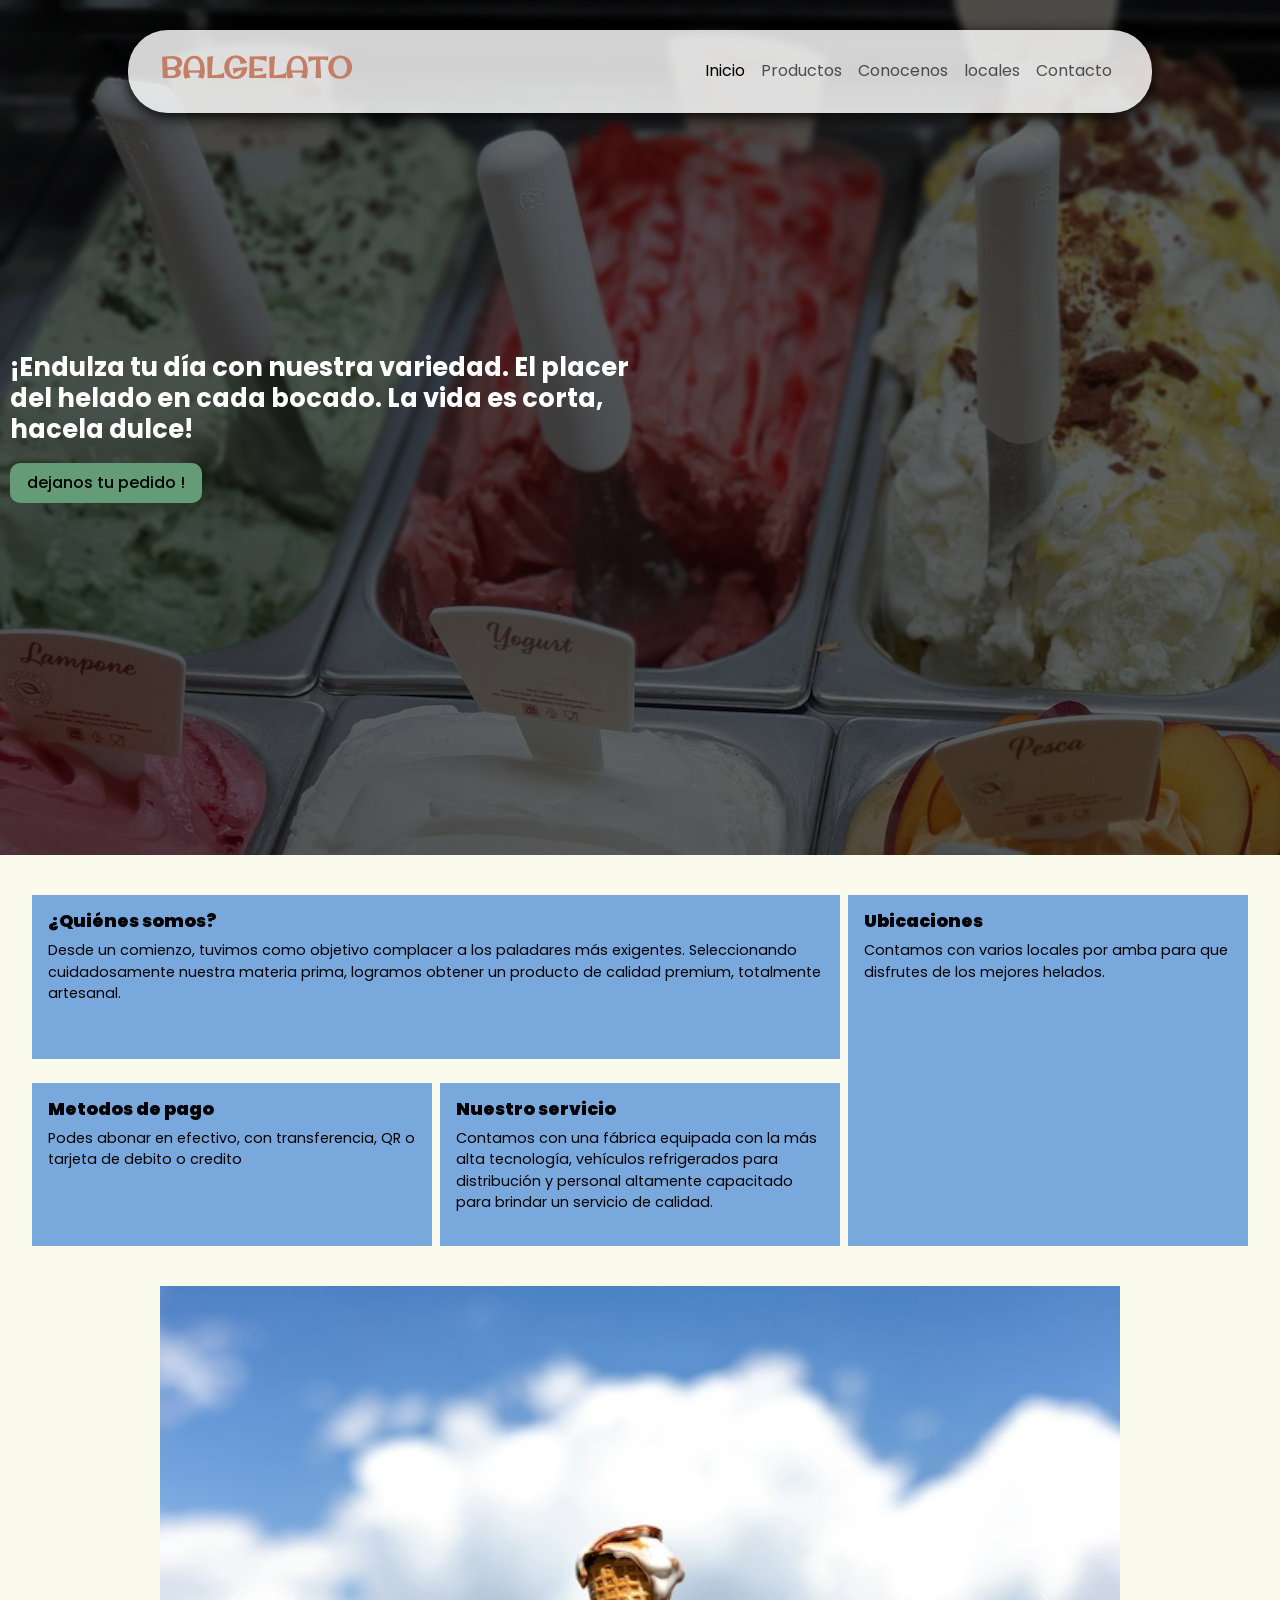
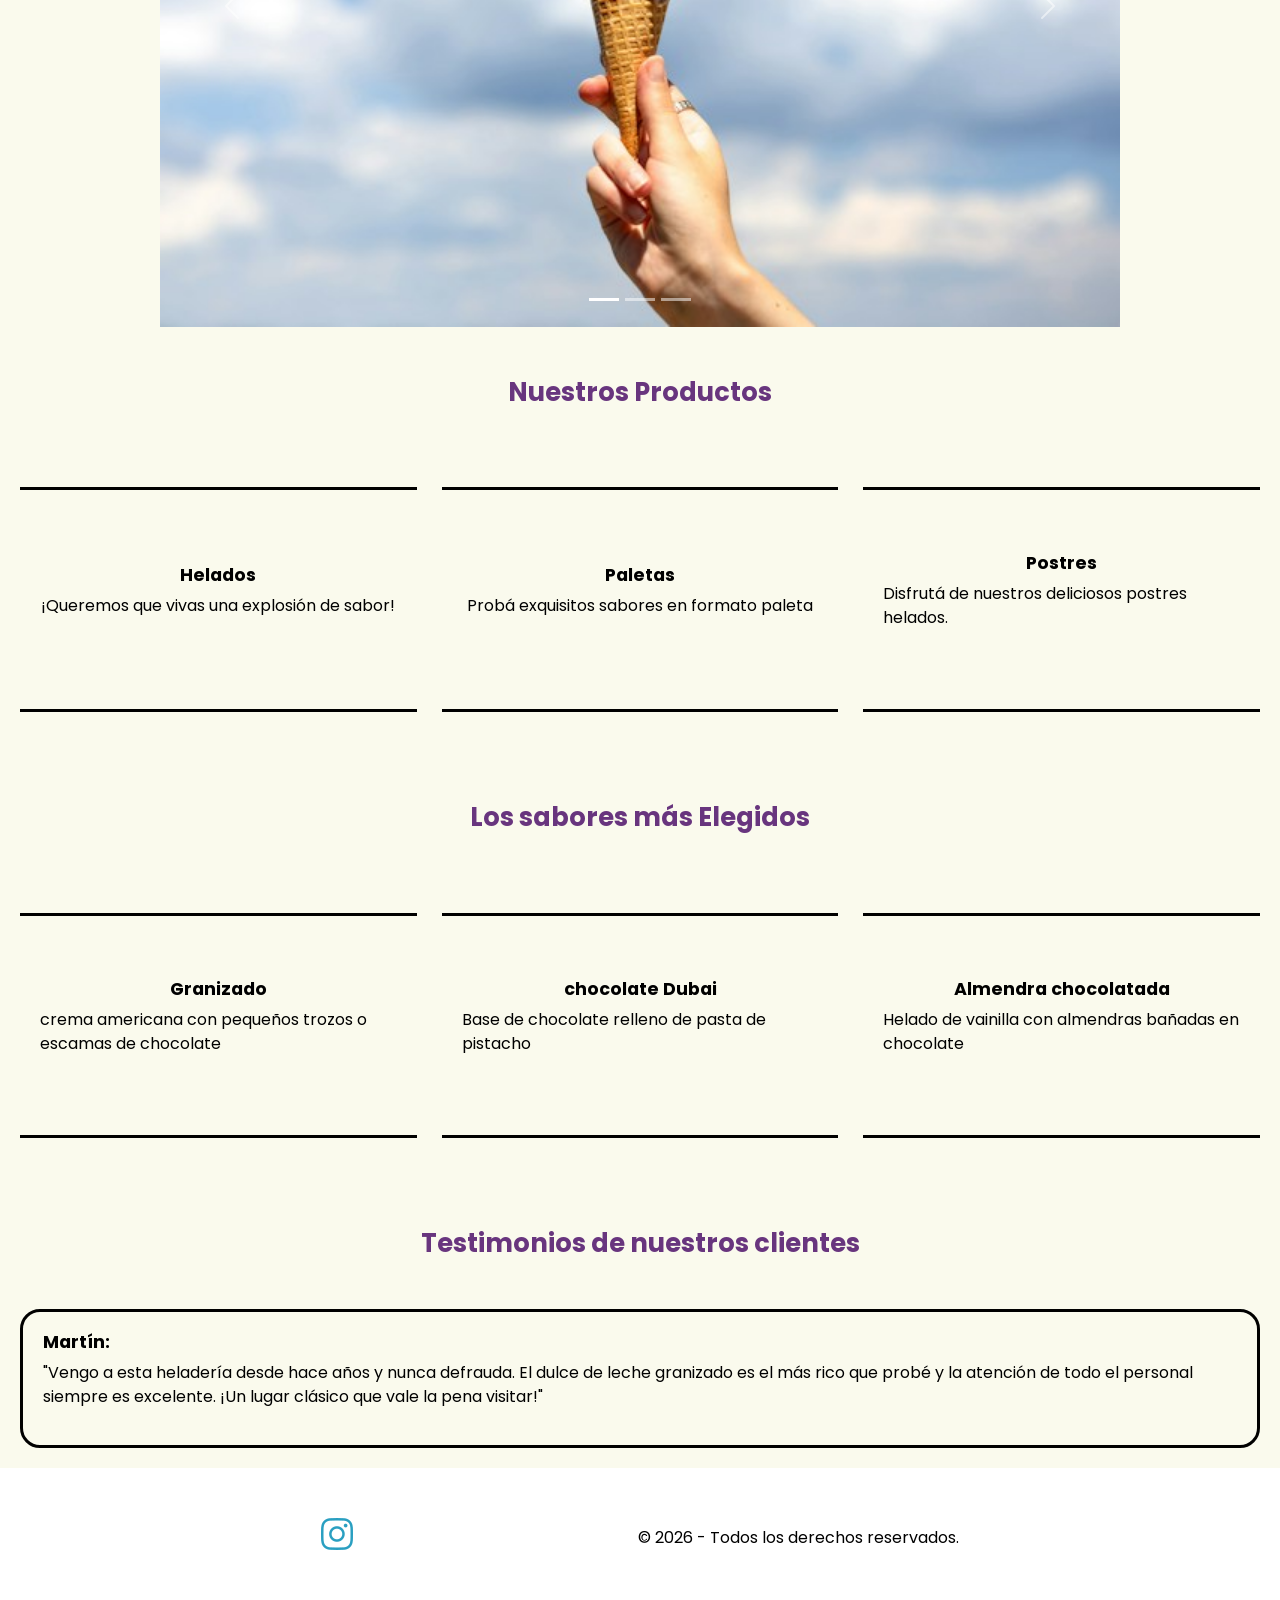
<file: index.html>
<!DOCTYPE html>
<html lang="es">
<head>
    <meta charset="UTF-8">
    <meta name="viewport" content="width=device-width, initial-scale=1.0">
    <title>BALGELATO | inicio</title>
    <link href="https://cdn.jsdelivr.net/npm/bootstrap@5.3.8/dist/css/bootstrap.min.css" rel="stylesheet" 
    integrity="sha384-sRIl4kxILFvY47J16cr9ZwB07vP4J8+LH7qKQnuqkuIAvNWLzeN8tE5YBujZqJLB" crossorigin="anonymous">
    <link rel="stylesheet" href="./styles/styles.css">
    <link href="https://fonts.googleapis.com/css2?family=Original+Surfer&display=swap" rel="stylesheet">
    <link rel="preconnect" href="https://fonts.googleapis.com">
    <link rel="preconnect" href="https://fonts.gstatic.com" crossorigin>
    <link href="https://fonts.googleapis.com/css2?family=Poppins:ital,wght@0,400;0,500;1,600&display=swap" rel="stylesheet">
</head>
<body>
    <header class="indexheader">
        <div class="oscurecerfondo">
    <nav class="navbar navbar-expand-lg fixed-top fondonav">
    <section class="container-fluid">
    <h1>BALGELATO</h1>
    <button class="navbar-toggler" type="button" data-bs-toggle="collapse" data-bs-target="#navbarNav"
    aria-controls="navbarNav" aria-expanded="false" aria-label="Toggle navigation">
    <span class="navbar-toggler-icon"></span>
    </button>
    <section class="collapse navbar-collapse" id="navbarNav">
    <ul class="navbar-nav ms-auto">
        <li class="nav-item">
            <a class="nav-link active" aria-current="page" href="#">Inicio</a>
        </li>
        <li class="nav-item">
            <a class="nav-link" href="./pages/productos.html">Productos</a>
        </li>
        <li class="nav-item">
            <a class="nav-link" href="./pages/conocenos.html">Conocenos</a>
        </li>
        <li class="nav-item">
            <a class="nav-link" href="./pages/locales.html">locales</a>
        </li>
        <li class="nav-item">
            <a class="nav-link" href="./pages/contacto.html">Contacto</a>
        </li> 
    </ul>
    </section>
    </section>
    </nav>
        </section>    
        <section class="indexheadercontenedorinf">
        <h2 class="indexheaderh2">¡Endulza tu día con nuestra variedad. El placer del helado en cada bocado. La vida es corta, hacela dulce!</h2>
        <a class="indexheaderpedido" href="">dejanos tu pedido !</a>
        </section>
        </div>
    </header>
    <main>
<section class="contenedorgrid">
    <article class="grid1erhijo">
        <h3>¿Quiénes somos?</h3>
        <p>Desde un comienzo, tuvimos como objetivo complacer a los paladares más exigentes. Seleccionando cuidadosamente nuestra materia prima, logramos obtener un producto de calidad premium, totalmente artesanal.</p>
    </article>
    <article class="grid2dohijo">
        <h3>Ubicaciones</h3>
        <p>Contamos con varios locales por amba para que disfrutes de los mejores helados.</p>
    </article>
    <article class="grid3erhijo">
        <h3>Metodos de pago</h3>
        <p>Podes abonar en efectivo, con transferencia, QR o tarjeta de debito o credito</p>
    </article>
    <article class="grid4tohijo">
        <h3>Nuestro servicio</h3>
        <p>Contamos con una fábrica equipada con la más alta tecnología, vehículos refrigerados para distribución y personal altamente capacitado para brindar un servicio de calidad.</p>
    </article>
</section>
                <section id="carouselindex" class="carousel slide w-75 mx-auto">
                <section class="carousel-indicators">
                    <button type="button" data-bs-target="#carouselindex" data-bs-slide-to="0" class="active" aria-current="true" aria-label="Slide 1"></button>
                    <button type="button" data-bs-target="#carouselindex" data-bs-slide-to="1" aria-label="Slide 2"></button>
                    <button type="button" data-bs-target="#carouselindex" data-bs-slide-to="2" aria-label="Slide 3"></button>
                </section>
                <section class="carousel-inner">
                    <article class="carousel-item active">
                    <img src="./assets/ccucuruchocielo.jpg" class="d-block w-100" alt="cucurucho helado con el cielo de fondo">
                    </article>
                    <article class="carousel-item">
                    <img src="./assets/cheladosart.jpg" class="d-block w-100" alt="helados multiples artesanales">
                    </article>
                    <article class="carousel-item">
                    <img src="./assets/cvasitosycucuruchos.jpg" class="d-block w-100" alt="vasitos y cucuruchos de masa pan">
                    </article>
                </section>
                    <button class="carousel-control-prev" type="button" data-bs-target="#carouselindex" data-bs-slide="prev">
                    <span class="carousel-control-prev-icon" aria-hidden="true"></span>
                    <span class="visually-hidden">Previous</span>
                    </button>
                    <button class="carousel-control-next" type="button" data-bs-target="#carouselindex" data-bs-slide="next">
                    <span class="carousel-control-next-icon" aria-hidden="true"></span>
                    <span class="visually-hidden">Next</span>
                    </button>
                </section>
        <section class="sectioncardindex">
                <h2 class="indexh2"> Nuestros Productos </h2>
                <div class="cardsection">
                <article class="cards">
                    <h3>Helados</h3>
                    <p>¡Queremos que vivas una explosión de sabor!</p>
                </article>
                <article class="cards">
                    <h3>Paletas</h3>
                    <p>Probá exquisitos sabores en formato paleta</p>
                </article>
                <article class="cards">
                    <h3>Postres</h3>
                    <p>Disfrutá de nuestros deliciosos postres helados.</p>
                </article>
                </div>
        </section>
        <section class="sectioncardindex">
            <h2 class="indexh2">Los sabores más Elegidos</h2>
            <div class="cardsection">
                <article class="cards">
                    <h3>Granizado</h3>
                    <p>crema americana con pequeños trozos o escamas de chocolate </p>
                </article>
                <article class="cards">
                    <h3>chocolate Dubai</h3>
                    <p>Base de chocolate relleno de pasta de pistacho</p>
                </article>
                <article class="cards">
                    <h3>Almendra chocolatada</h3>
                    <p>Helado de vainilla con almendras bañadas en chocolate</p>
                </article>
            </div>    
        </section>
        <section class="sectioncardindex">
            <h2 class="indexh2">Testimonios de nuestros clientes</h2>
                <article class="cardtestimonio">
                    <h3>Martín:</h3>
                    <p>"Vengo a esta heladería desde hace años y nunca defrauda. El dulce de leche granizado es el más rico que probé y la atención de todo el personal siempre es excelente. ¡Un lugar clásico que vale la pena visitar!"</p>
                </article>
        </section>
    </main>
    <footer>
        <a href="https://www.instagram.com/xeltaheladeria/" target="_blank">
        <figure><img src="./assets/instagram.png" alt="Logo con redireccionamiento al perfil de instagram"></figure>
        </a>
        <p>&copy; 2026 - Todos los derechos reservados.</p>
    </footer>
    <script src="https://cdn.jsdelivr.net/npm/bootstrap@5.3.8/dist/js/bootstrap.bundle.min.js"
    integrity="sha384-FKyoEForCGlyvwx9Hj09JcYn3nv7wiPVlz7YYwJrWVcXK/BmnVDxM+D2scQbITxI"
    crossorigin="anonymous">
    </script>
</body>
</html>
</file>
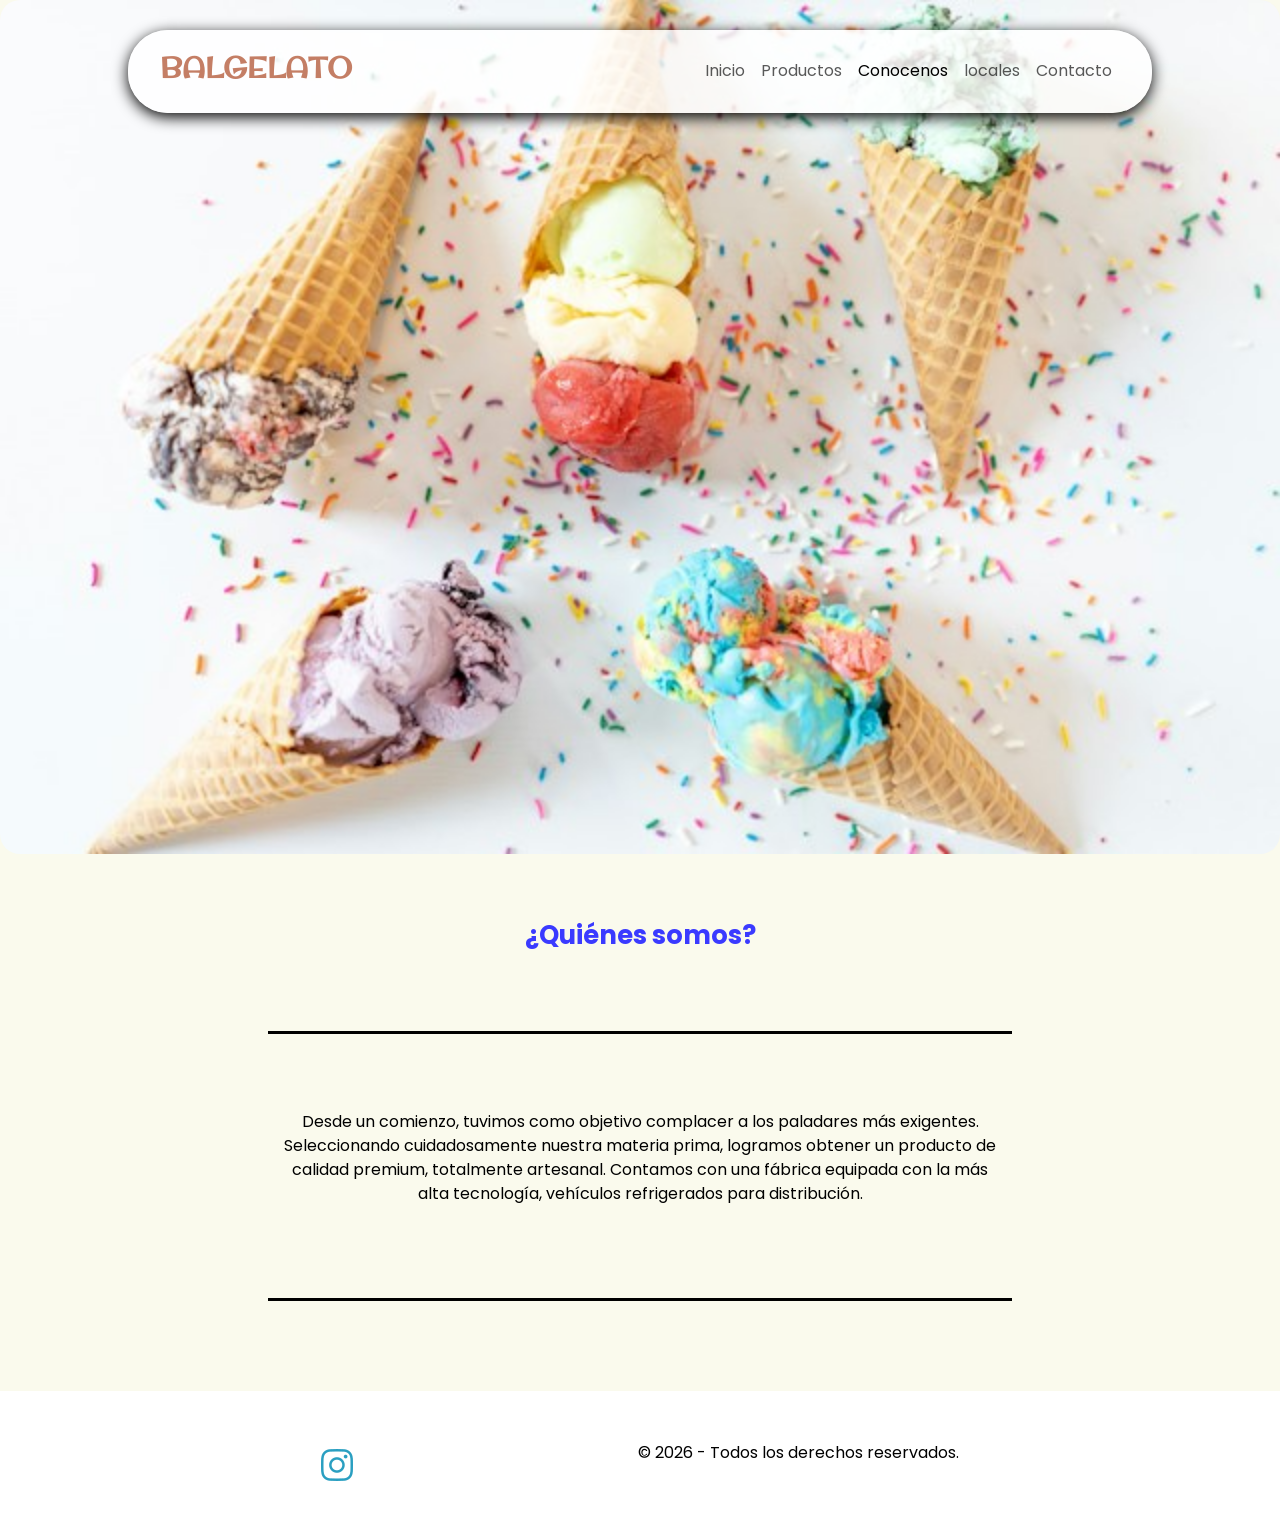
<file: pages/conocenos.html>
<!DOCTYPE html>
<html lang="es">
<head>
    <meta charset="UTF-8">
    <meta name="viewport" content="width=device-width, initial-scale=1.0">
    <title>BALGELATO | conocenos</title>
    <link href="https://cdn.jsdelivr.net/npm/bootstrap@5.3.8/dist/css/bootstrap.min.css" rel="stylesheet" 
    integrity="sha384-sRIl4kxILFvY47J16cr9ZwB07vP4J8+LH7qKQnuqkuIAvNWLzeN8tE5YBujZqJLB" crossorigin="anonymous">
    <link rel="stylesheet" href="../styles/styles.css">
    <link href="https://fonts.googleapis.com/css2?family=Original+Surfer&display=swap" rel="stylesheet">
    <link rel="preconnect" href="https://fonts.googleapis.com">
    <link rel="preconnect" href="https://fonts.gstatic.com" crossorigin>
    <link href="https://fonts.googleapis.com/css2?family=Poppins:ital,wght@0,400;0,500;1,600&display=swap" rel="stylesheet">
</head>
<body>
    <header>
<nav class="navbar navbar-expand-lg fixed-top fondonav">
    <section class="container-fluid">
    <h1>BALGELATO</h1>
    <button class="navbar-toggler" type="button" data-bs-toggle="collapse" data-bs-target="#navbarNav"
    aria-controls="navbarNav" aria-expanded="false" aria-label="Toggle navigation">
    <span class="navbar-toggler-icon"></span>
    </button>
    <section class="collapse navbar-collapse" id="navbarNav">
    <ul class="navbar-nav ms-auto">
        <li class="nav-item">
            <a class="nav-link" href="../index.html">Inicio</a>
        </li>
        <li class="nav-item">
            <a class="nav-link" href="./productos.html">Productos</a>
        </li>
        <li class="nav-item">
            <a class="nav-link active" aria-current="page" href="#">Conocenos</a>
        </li>
        <li class="nav-item">
            <a class="nav-link" href="./locales.html">locales</a>
        </li>
        <li class="nav-item">
            <a class="nav-link" href="./contacto.html">Contacto</a>
        </li> 
    </ul>
    </section>
    </section>
</nav>
    </header>
    <main>
        <div class="banner">
            <figure><img src="../assets/conoshelados.jpg" alt="cucurucho con helados en bocha"></figure>
        </div>
        <section class="sectioncardconocenos">
            <h2 class="conocenosh2">¿Quiénes somos?</h2>
            <div class="divcardconocenos">
            <article class="cardconocenos">
            <p>Desde un comienzo, tuvimos como objetivo complacer a los paladares más exigentes. Seleccionando cuidadosamente nuestra materia prima, logramos obtener un producto de calidad premium, totalmente artesanal.
Contamos con una fábrica equipada con la más alta tecnología, vehículos refrigerados para distribución.
            </p>
            </article>
            </div>
        </section>
    </main>
    <footer>
        <a href="https://www.instagram.com/xeltaheladeria/" target="_blank">
        <img src="../assets/instagram.png" alt="Logo con redireccionamiento al perfil de instagram">
        </a>
        <p>&copy; 2026 - Todos los derechos reservados.</p>
    </footer>
    <script src="https://cdn.jsdelivr.net/npm/bootstrap@5.3.8/dist/js/bootstrap.bundle.min.js"
    integrity="sha384-FKyoEForCGlyvwx9Hj09JcYn3nv7wiPVlz7YYwJrWVcXK/BmnVDxM+D2scQbITxI"
    crossorigin="anonymous"></script>   
    </body>
    </html>
</file>
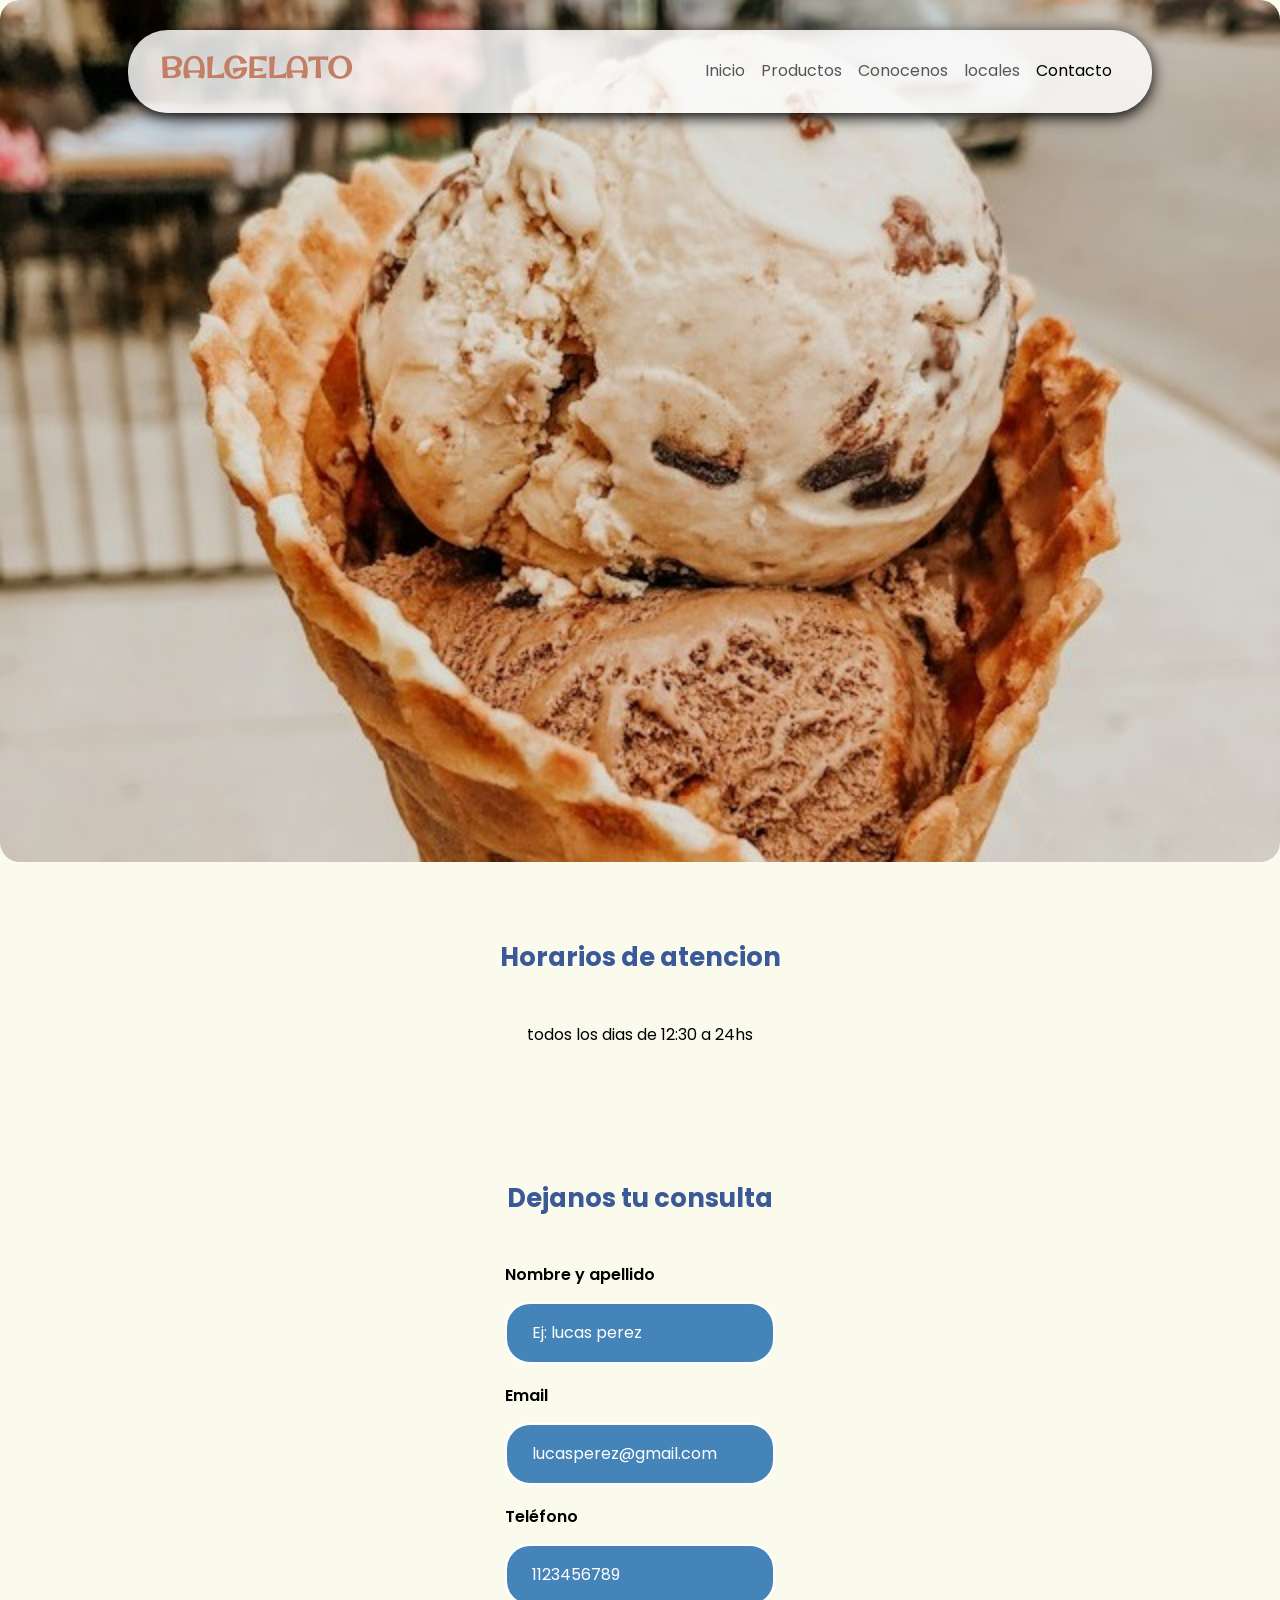
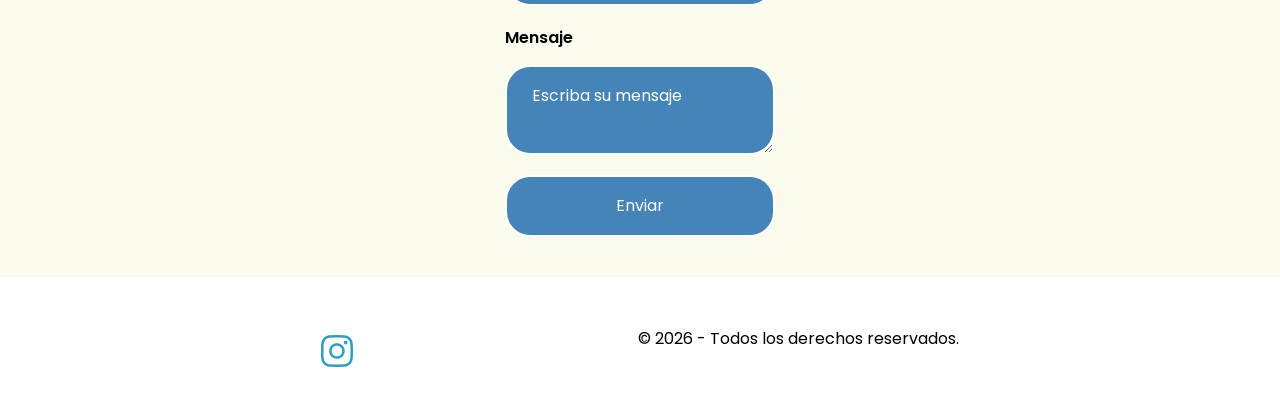
<file: pages/contacto.html>
<!DOCTYPE html>
<html lang="es">
<head>
    <meta charset="UTF-8">
    <meta name="viewport" content="width=device-width, initial-scale=1.0">
    <title>BALGELATO | contacto</title>
    <link href="https://cdn.jsdelivr.net/npm/bootstrap@5.3.8/dist/css/bootstrap.min.css" rel="stylesheet" 
    integrity="sha384-sRIl4kxILFvY47J16cr9ZwB07vP4J8+LH7qKQnuqkuIAvNWLzeN8tE5YBujZqJLB" crossorigin="anonymous">
    <link rel="stylesheet" href="../styles/styles.css">
    <link href="https://fonts.googleapis.com/css2?family=Original+Surfer&display=swap" rel="stylesheet">
    <link rel="preconnect" href="https://fonts.googleapis.com">
    <link rel="preconnect" href="https://fonts.gstatic.com" crossorigin>
    <link href="https://fonts.googleapis.com/css2?family=Poppins:ital,wght@0,400;0,500;1,600&display=swap" rel="stylesheet">
</head>
<body>
    <header>
    <nav class="navbar navbar-expand-lg fixed-top fondonav">
    <section class="container-fluid">
    <h1>BALGELATO</h1>
    <button class="navbar-toggler" type="button" data-bs-toggle="collapse" data-bs-target="#navbarNav"
    aria-controls="navbarNav" aria-expanded="false" aria-label="Toggle navigation">
    <span class="navbar-toggler-icon"></span>
    </button>
    <section class="collapse navbar-collapse" id="navbarNav">
    <ul class="navbar-nav ms-auto">
        <li class="nav-item">
            <a class="nav-link" href="../index.html">Inicio</a>
        </li>
        <li class="nav-item">
            <a class="nav-link" href="./productos.html">Productos</a>
        </li>
        <li class="nav-item">
            <a class="nav-link" href="./conocenos.html">Conocenos</a>
        </li>
        <li class="nav-item">
            <a class="nav-link" href="./locales.html">locales</a>
        </li>
        <li class="nav-item">
            <a class="nav-link active" aria-current="page" href="#">Contacto</a>
        </li> 
    </ul>
    </section>
    </section>
    </nav>
    </header>
    <main>
        <div class="banner"> 
            <figure><img src="../assets/heladocucu.jpg" alt="bocha de helado de chocolate y crema en cucurucho"></figure>
        </div>
        <section class="sectioncontacto">
            <h2 class="contactoh2">Horarios de atencion</h2>
            <p>todos los dias de 12:30 a 24hs</p>
        </section>
        <section class="sectioncontacto">
            <h2 class="contactoh2">Dejanos tu consulta</h2>
            <div>
            <form action="">
                <label for="nombreapellido">Nombre y apellido</label>
                <input type="text" id="nombreapellido" placeholder="Ej: lucas perez" required>
                <label for="mail">Email</label>
                <input type="email" name="" id="mail" placeholder="lucasperez@gmail.com" required>
                <label for="teléfono">Teléfono</label>
                <input type="number" name="" id="teléfono" placeholder="1123456789">
                <label for="mensaje">Mensaje</label>
                <textarea name="" id="mensaje" placeholder="Escriba su mensaje" required></textarea>
                <input type="submit" value="Enviar">
            </div>    
            </form>
        </section>
    </main>
    <footer>
        <a href="https://www.instagram.com/xeltaheladeria/" target="_blank">
        <img src="../assets/instagram.png" alt="Logo con redireccionamiento al perfil de instagram">
        </a>
        <p>&copy; 2026 - Todos los derechos reservados.</p>
    </footer>
    <script src="https://cdn.jsdelivr.net/npm/bootstrap@5.3.8/dist/js/bootstrap.bundle.min.js"
    integrity="sha384-FKyoEForCGlyvwx9Hj09JcYn3nv7wiPVlz7YYwJrWVcXK/BmnVDxM+D2scQbITxI"
    crossorigin="anonymous"></script>   
    </body>
    </html>
</file>
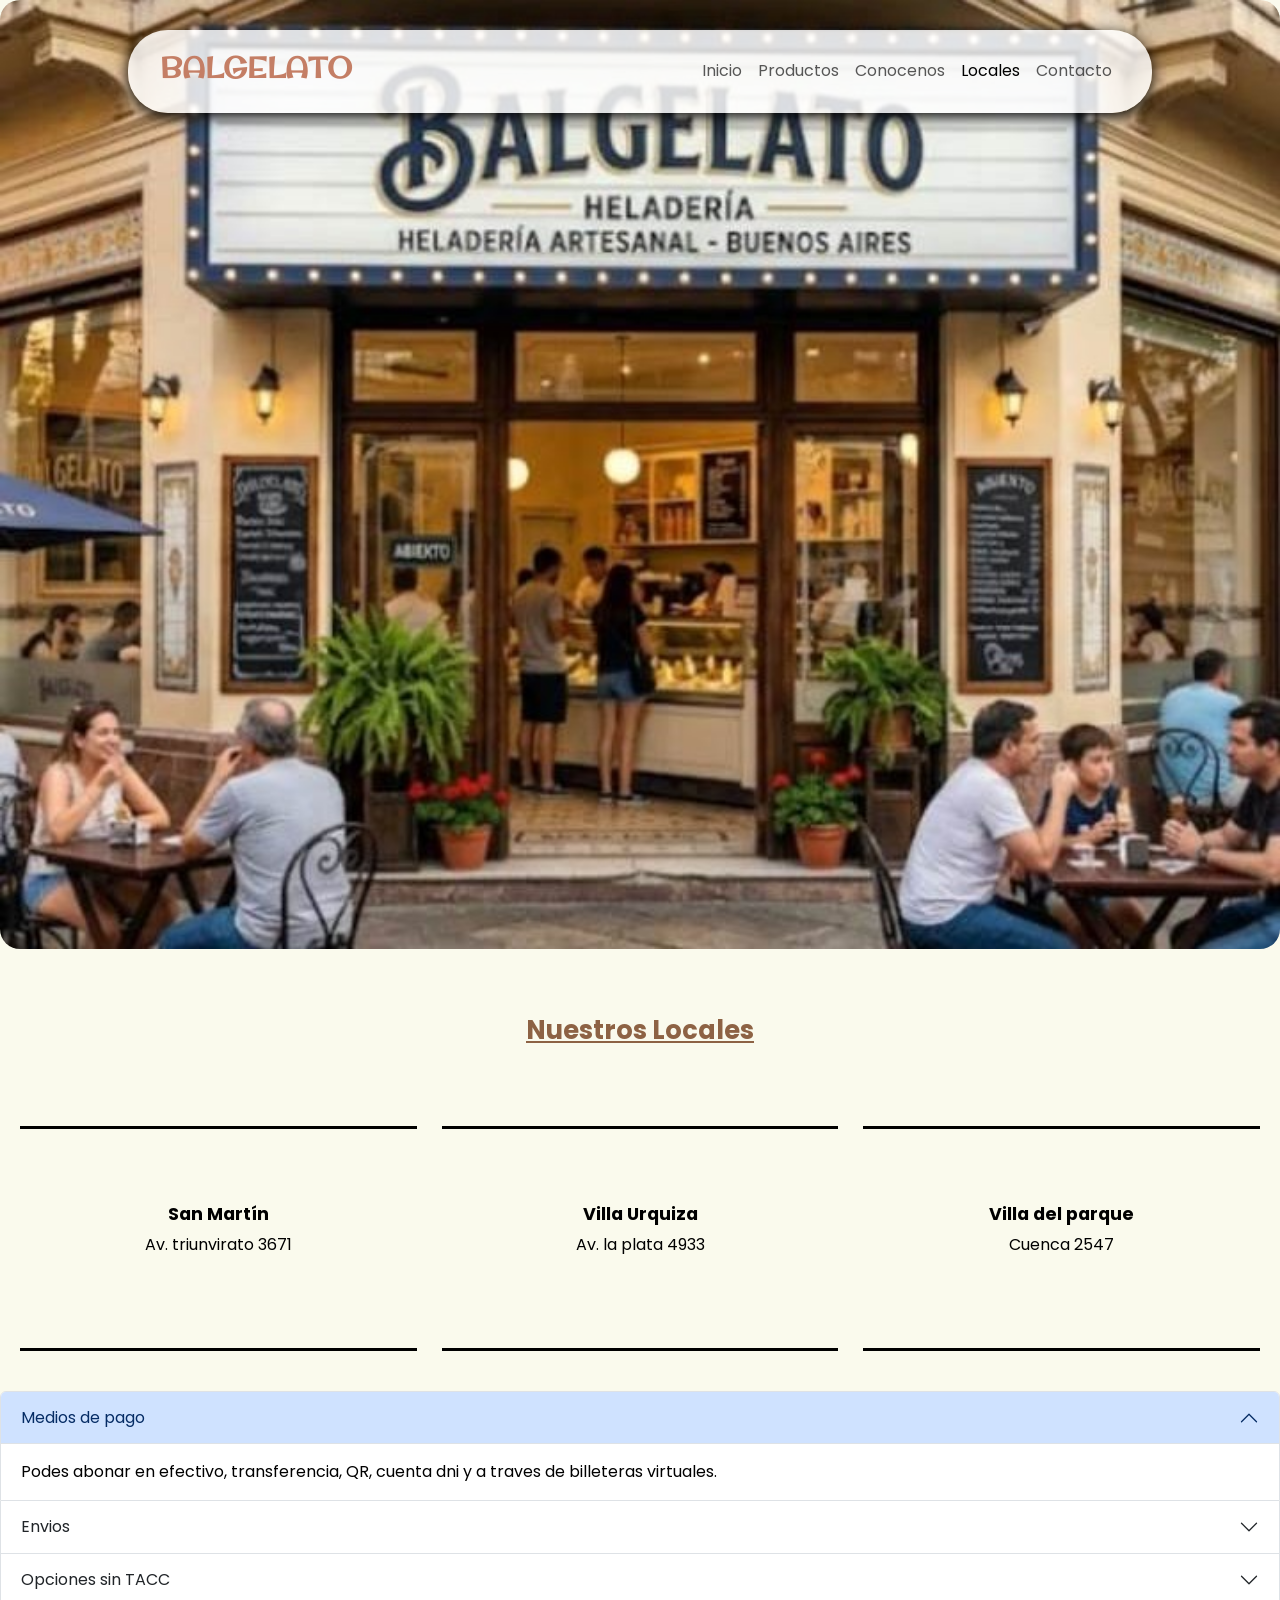
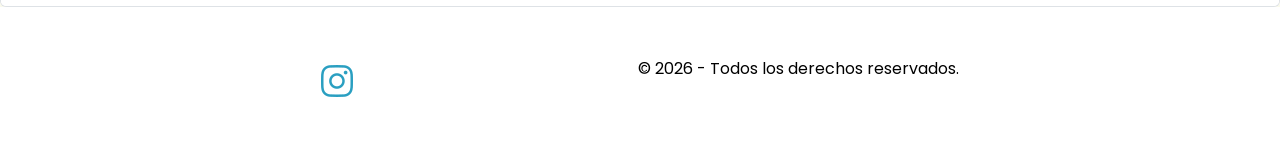
<file: pages/locales.html>
<!DOCTYPE html>
<html lang="es">
<head>
    <meta charset="UTF-8">
    <meta name="viewport" content="width=device-width, initial-scale=1.0">
    <title>BALGELATO | locales</title>
    <link href="https://cdn.jsdelivr.net/npm/bootstrap@5.3.8/dist/css/bootstrap.min.css" rel="stylesheet" 
    integrity="sha384-sRIl4kxILFvY47J16cr9ZwB07vP4J8+LH7qKQnuqkuIAvNWLzeN8tE5YBujZqJLB" crossorigin="anonymous">
    <link rel="stylesheet" href="../styles/styles.css">
    <link rel="preconnect" href="https://fonts.googleapis.com">
    <link rel="preconnect" href="https://fonts.gstatic.com" crossorigin>
    <link href="https://fonts.googleapis.com/css2?family=Original+Surfer&display=swap" rel="stylesheet">
    <link rel="preconnect" href="https://fonts.googleapis.com">
    <link rel="preconnect" href="https://fonts.gstatic.com" crossorigin>
    <link href="https://fonts.googleapis.com/css2?family=Poppins:ital,wght@0,400;0,500;1,600&display=swap" rel="stylesheet">
</head>
<body>
    <header>
    <nav class="navbar navbar-expand-lg fixed-top fondonav">
    <section class="container-fluid">
    <h1>BALGELATO</h1>
    <button class="navbar-toggler" type="button" data-bs-toggle="collapse" data-bs-target="#navbarNav"
    aria-controls="navbarNav" aria-expanded="false" aria-label="Toggle navigation">
    <span class="navbar-toggler-icon"></span>
    </button>
    <section class="collapse navbar-collapse" id="navbarNav">
    <ul class="navbar-nav ms-auto">
        <li class="nav-item">
            <a class="nav-link" href="../index.html">Inicio</a>
        </li>
        <li class="nav-item">
            <a class="nav-link" href="./productos.html">Productos</a>
        </li>
        <li class="nav-item">
            <a class="nav-link" href="./conocenos.html">Conocenos</a>
        </li>
        <li class="nav-item">
            <a class="nav-link active" aria-current="page" href="#">Locales</a>
        </li>
        <li class="nav-item">
            <a class="nav-link" href="./contacto.html">Contacto</a>
        </li> 
    </ul>
    </section>
    </section>
    </nav>
    </header>
    <main>
        <div class="banner">
            <figure><img src="../assets/local1.jpeg" alt="Fachada de local de heladeria balgelato"></figure>
        </div>
        <section class="sectioncardslocales">
            <h2 class="localesh2"> Nuestros Locales </h2>
            <div class="cardsection">
                <article class="cards">
                    <h3>San Martín</h3>
                    <p>Av. triunvirato 3671</p>
                </article>
                <article class="cards">
                    <h3>Villa Urquiza</h3>
                    <p>Av. la plata 4933</p>
                </article>
                <article class="cards">
                    <h3>Villa del parque</h3>
                    <p>Cuenca 2547</p>
                </article>
            </div>
        </section>
        <section class="accordion" id="accordionExample">
        <article class="accordion-item">
        <h2 class="accordion-header">
        <button class="accordion-button" type="button" data-bs-toggle="collapse" data-bs-target="#collapseOne" aria-expanded="true" aria-controls="collapseOne">
        Medios de pago
        </button>
        </h2>
        <section id="collapseOne" class="accordion-collapse collapse show" data-bs-parent="#accordionExample">
        <section class="accordion-body">
        Podes abonar en efectivo, transferencia, QR, cuenta dni y a traves de billeteras virtuales.
        </section>
        </section>
        </article>
        <article class="accordion-item">
        <h2 class="accordion-header">
        <button class="accordion-button collapsed" type="button" data-bs-toggle="collapse" data-bs-target="#collapseTwo" aria-expanded="false" aria-controls="collapseTwo">
        Envios
        </button>
        </h2>
        <section id="collapseTwo" class="accordion-collapse collapse" data-bs-parent="#accordionExample">
        <section class="accordion-body">
        Contamos con envios sin cargo en un radio de 3 km alrededor de cada sucursal y tambien funcionamos con pedidos ya
        </section>
        </section>
        </article>
        <article class="accordion-item">
        <h2 class="accordion-header">
        <button class="accordion-button collapsed" type="button" data-bs-toggle="collapse" data-bs-target="#collapseThree" aria-expanded="false" aria-controls="collapseThree">
        Opciones sin TACC
        </button>
        </h2>
        <section id="collapseThree" class="accordion-collapse collapse" data-bs-parent="#accordionExample">
        <section class="accordion-body">
        Disponemos de una línea específica de potes, paletas, caritas y postres individuales libres de gluten (como frutilla, americana, limón, chocolate y dulce de leche) .
        </section>
        </section>
        </article>
        </section>
    </main>
    <footer>
        <a href="https://www.instagram.com/xeltaheladeria/" target="_blank">
        <img src="../assets/instagram.png" alt="Logo con redireccionamiento al perfil de instagram">
        </a>
        <p>&copy; 2026 - Todos los derechos reservados.</p>
    </footer>
    <script src="https://cdn.jsdelivr.net/npm/bootstrap@5.3.8/dist/js/bootstrap.bundle.min.js"
    integrity="sha384-FKyoEForCGlyvwx9Hj09JcYn3nv7wiPVlz7YYwJrWVcXK/BmnVDxM+D2scQbITxI"
    crossorigin="anonymous"></script>   
    </body>
    </html>
</file>
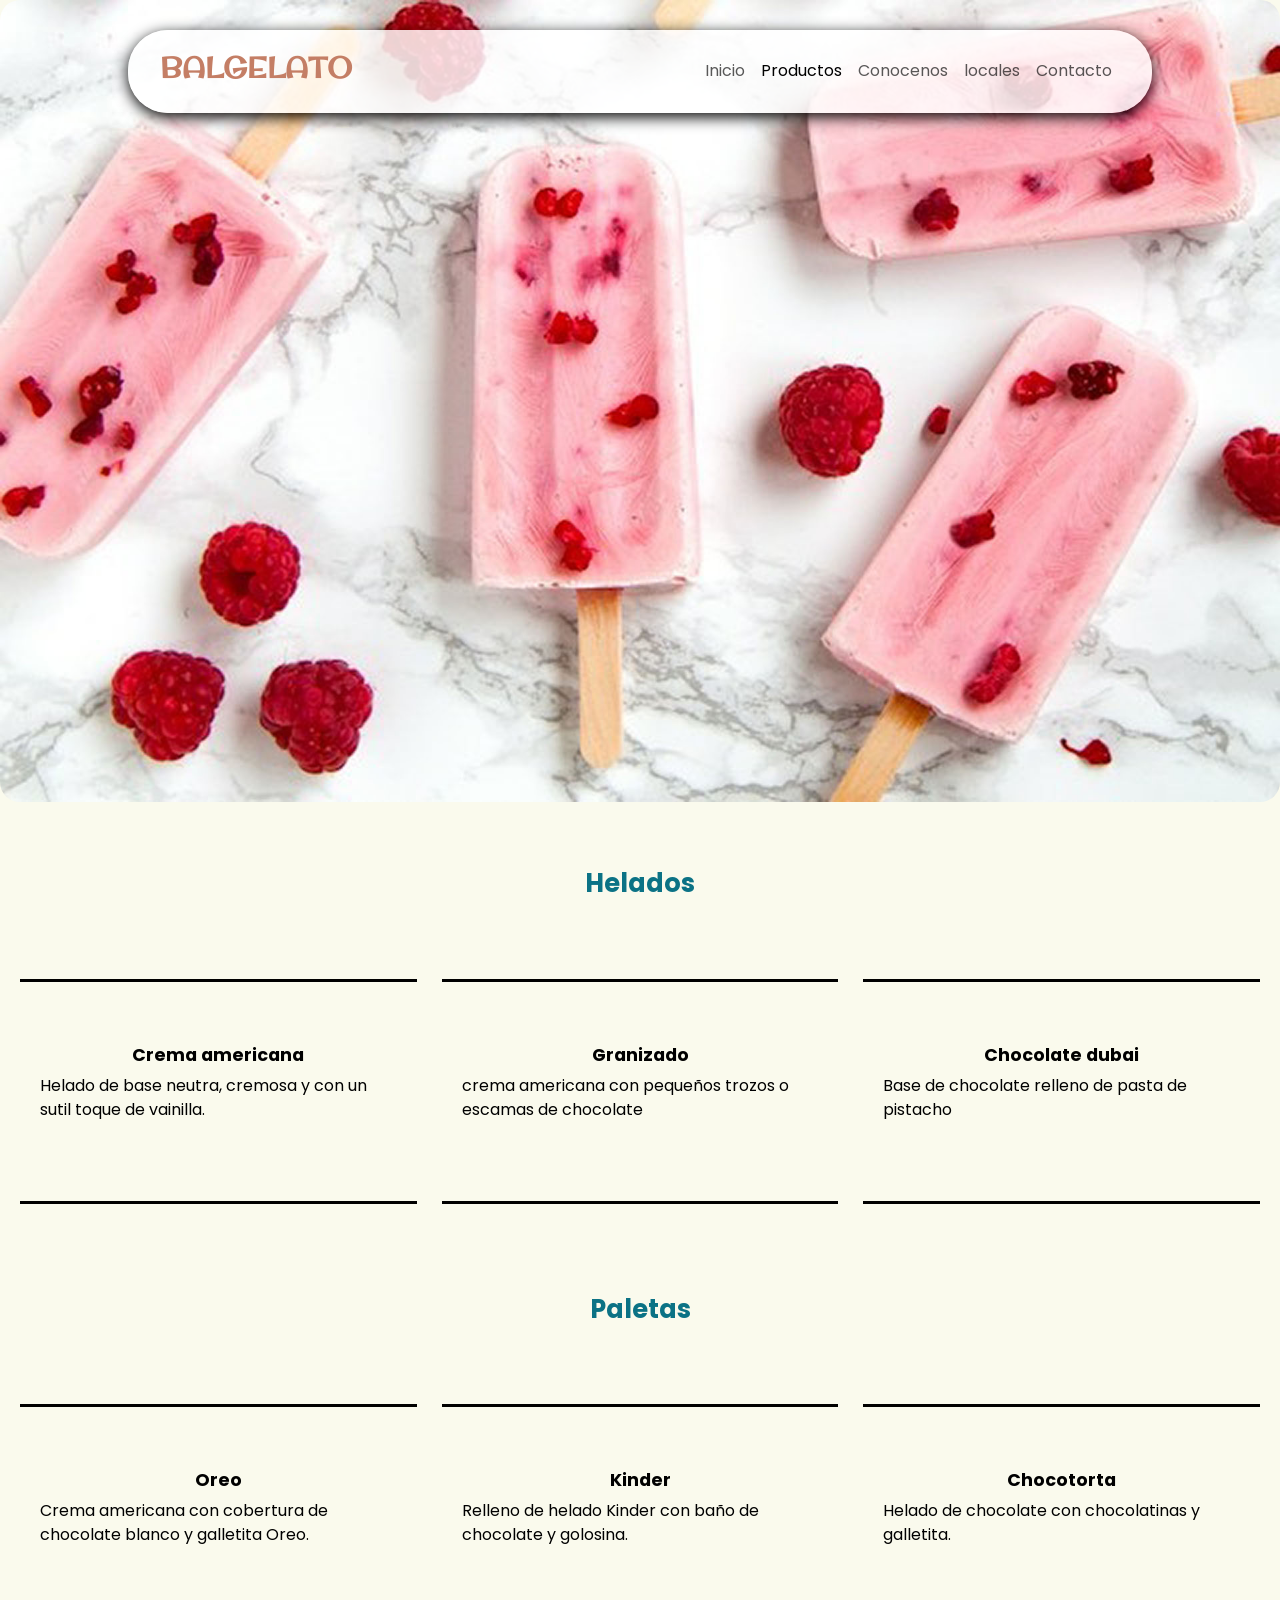
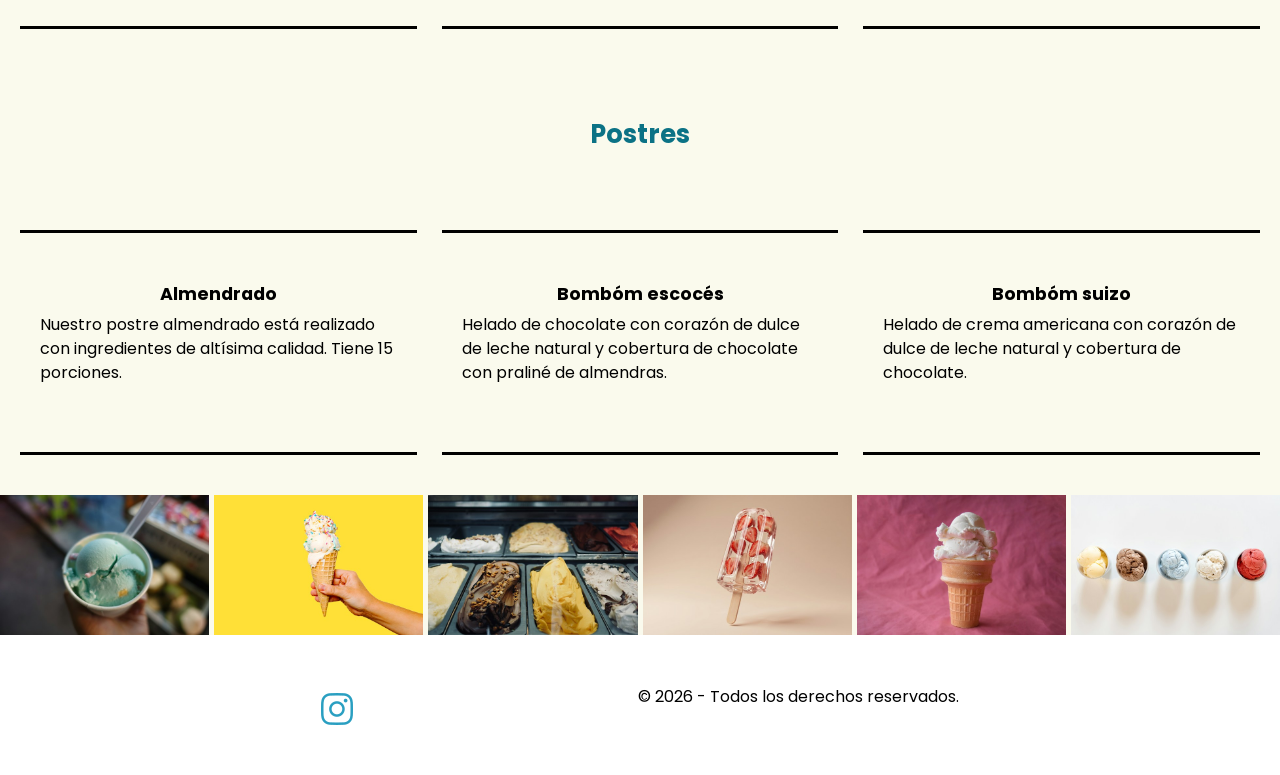
<file: pages/productos.html>
<!DOCTYPE html>
<html lang="es">
<head>
    <meta charset="UTF-8">
    <meta name="viewport" content="width=device-width, initial-scale=1.0">
    <title>BALGELATO | productos</title>
    <link href="https://cdn.jsdelivr.net/npm/bootstrap@5.3.8/dist/css/bootstrap.min.css" rel="stylesheet" 
    integrity="sha384-sRIl4kxILFvY47J16cr9ZwB07vP4J8+LH7qKQnuqkuIAvNWLzeN8tE5YBujZqJLB" crossorigin="anonymous">
    <link rel="stylesheet" href="../styles/styles.css">
    <link href="https://fonts.googleapis.com/css2?family=Original+Surfer&display=swap" rel="stylesheet">
    <link rel="preconnect" href="https://fonts.googleapis.com">
    <link rel="preconnect" href="https://fonts.gstatic.com" crossorigin>
    <link href="https://fonts.googleapis.com/css2?family=Poppins:ital,wght@0,400;0,500;1,600&display=swap" rel="stylesheet">
</head>
<body>
    <header>
<nav class="navbar navbar-expand-lg fixed-top fondonav">
    <section class="container-fluid">
    <h1>BALGELATO</h1>
    <button class="navbar-toggler" type="button" data-bs-toggle="collapse" data-bs-target="#navbarNav"
    aria-controls="navbarNav" aria-expanded="false" aria-label="Toggle navigation">
    <span class="navbar-toggler-icon"></span>
    </button>
    <section class="collapse navbar-collapse" id="navbarNav">
    <ul class="navbar-nav ms-auto">
        <li class="nav-item">
            <a class="nav-link" href="../index.html">Inicio</a>
        </li>
        <li class="nav-item">
            <a class="nav-link active" aria-current="page" href="#">Productos</a>
        </li>
        <li class="nav-item">
            <a class="nav-link" href="./conocenos.html">Conocenos</a>
        </li>
        <li class="nav-item">
            <a class="nav-link" href="./locales.html">locales</a>
        </li>
        <li class="nav-item">
            <a class="nav-link" href="./contacto.html">Contacto</a>
        </li> 
    </ul>
    </section>
    </section>
</nav>
    </header>
    <main>
        <div class="banner">
        <figure><img src="../assets/paletasheladas2.jpg" alt="Helados artesanales listos para servir en sus recipientes"></figure>
        </div>
        <section class="sectioncardsproductos">
                <h2 class="productosh2">Helados</h2>
                <div class="cardsection">
                <article class="cards">
                    <h3>Crema americana</h3>
                    <p>Helado de base neutra, cremosa y con un sutil toque de vainilla.</p>
                </article>
                <article class="cards">
                    <h3>Granizado</h3>
                    <p>crema americana con pequeños trozos o escamas de chocolate </p>
                </article>
                <article class="cards">
                    <h3>Chocolate dubai</h3>
                    <p>Base de chocolate relleno de pasta de pistacho</p>
                </article>
                </div>
        </section>
        <section class="sectioncardsproductos">
                <h2  class="productosh2">Paletas</h2>
                <div class="cardsection">
                <article class="cards">
                    <h3>Oreo</h3>
                    <p>Crema americana con cobertura de chocolate blanco y galletita Oreo.</p>
                </article>
                <article class="cards">
                    <h3>Kinder</h3>
                    <p>Relleno de helado Kinder con baño de chocolate y golosina.</p>
                </article>
                <article class="cards">
                    <h3>Chocotorta</h3>
                    <p>Helado de chocolate con chocolatinas y galletita.</p>
                </article>
                </div>
        </section>
        <section class="sectioncardsproductos">
                <h2 class="productosh2">Postres</h2>
                <div class="cardsection">
                <article class="cards">
                    <h3>Almendrado</h3>
                    <p>Nuestro postre almendrado está realizado con ingredientes de altísima calidad. Tiene 15 porciones.</p>
                </article>
                <article class="cards">
                    <h3>Bombóm escocés</h3>
                    <p>Helado de chocolate con corazón de dulce de leche natural y cobertura de chocolate con praliné de almendras.</p>
                </article>
                <article class="cards">
                    <h3>Bombóm suizo</h3>
                    <p>Helado de crema americana con corazón de dulce de leche natural y cobertura de chocolate.</p>
                </article>
                </div>
        </section>
        <section class="galeriagrid">
            <article class="grid1erfoto">
                <img class="imagengrid" src="../assets/gcuartokilo.jpg" alt="cuarto kilo de helado">
            </article>
            <article class="grid2dafoto">
                <img class="imagengrid" src="../assets/gcucurucho.jpg" alt="cucuruco con bocha de helado">
            </article>
            <article class="grid3rafoto">
                <img class="imagengrid" src="../assets/gsaboreshelado.jpg" alt="fuentes con helados artesanales">
            </article>
            <article class="grid4tafoto">
                <img class="imagengrid" src="../assets/gpaleta.jpg" alt="paleta helada">
            </article>
            <article class="grid5tafoto">
                <img class="imagengrid" src="../assets/gvasitohelado.jpg" alt="vasito con helado">
            </article>
            <article class="grid6tafoto">
                <img class="imagengrid" src="../assets/gvasitos.jpg" alt="vasitos con multiples sabores de helado">
            </article>
        </section>
    </main>
    <footer>
        <a href="https://www.instagram.com/xeltaheladeria/" target="_blank">
        <img src="../assets/instagram.png" alt="Logo con redireccionamiento al perfil de instagram">
        </a>
        <p>&copy; 2026 - Todos los derechos reservados.</p>
    </footer>
    <script src="https://cdn.jsdelivr.net/npm/bootstrap@5.3.8/dist/js/bootstrap.bundle.min.js"
    integrity="sha384-FKyoEForCGlyvwx9Hj09JcYn3nv7wiPVlz7YYwJrWVcXK/BmnVDxM+D2scQbITxI"
    crossorigin="anonymous"></script>   
    </body>
    </html>
</file>
<file: styles/styles.css>
/** ESTILOS GENERALES **/

*{ 
    font-family: "Poppins", sans-serif;
    font-size: 1rem;
    color: #000000;
    font-weight: 400;
    margin: 0;
    padding: 0;
    box-sizing: border-box;
}

a{
    text-decoration: none;
}


/* header */

.indexheader { 
    background-image: url("../assets/heladoartesanal.jpg");
    height: 95vh;
    background-attachment: fixed;
    position: relative;
}

.oscurecerfondo{
    width: 100%;
    height: 100%;
    background-color: hsla(0, 0%, 0%, 0.603);
}

nav{
    margin-top: 30px;
    width: 80%;
    max-width: 1200px;
    margin-left: auto;
    margin-right: auto;
    border-radius: 40px;
    box-shadow: 0 4px 15px rgba(0, 0, 0, 15);
    position: sticky; top: 20px;
}

.fondonav{
    background-color: rgba(255, 255, 255, 0.822);
    padding: 20px;
}


.indexheadercontenedorinf{
    display: flex;
    gap: 10px;
    flex-direction: column;
    justify-content: center;
    height: 100%;
    padding: 0 10px;
}

.indexheaderh2, .indexheaderpedido{
    color: #fff;
}

.indexheaderpedido{
    background-color: #639c76;
    font-weight: 500;
    display: inline;
    color: #000000;
    width: 12rem;
    padding: 0.5rem 1rem;
    border-radius: 10px;
    text-align: center;
}

.indexheaderpedido:focus{
    background-color: #68357e;
    color: #fff;
    transition: 0.4s;
}

.nav-link:hover{
    background-color: #79a8dd;
    color: #19198d;
    border-radius: 10px;
    transition: 1s;
}


h1{
    font-family: "Original Surfer", sans-serif;
    color: #c47e65;
    font-size: 1.8rem;
    font-weight: 700;
}

input:active{
    background-color: #f58c67;
    color: #86162d;
    transition: 0.4s;
}


@media (min-width:600px) {
.indexheadercontenedorssup,  .indexheadernav ul{
    flex-direction: row;
} 

.indexheadernav ul{
    gap: 10px;
}

}

@media (min-width:900px)  {

.indexheadercontenedorssup {
    justify-content: space-between ;
}

.indexheadercontenedorinf{
    max-width: 40rem;
}


}
/* main */

.contenedorgrid{
    padding: 2rem;
}
    
.contenedorgrid article{
    margin: 0.5rem 0;
    background-color: #c9a598;
    padding: 1rem;
}

.contenedorgrid article h3{
    font-weight: 900;
}

.contenedorgrid article p{
    font-size: 0.9rem;
}

    .galeriagrid {
    display: grid;
    grid-template-areas: 
    "grid1erfoto grid2dafoto grid3rafoto" 
    "grid4tafoto grid5tafoto grid6tafoto";
    grid-template-columns: repeat(3,1fr);
    grid-template-rows: repeat(2,1fr); 
    gap: 5px;
}
    

.imagengrid{
    width: 100%
}

.grid1erhijo{
    grid-area: grid1erhijo;
}

.grid2dohijo {
    grid-area: grid2dohijo;
}

.grid3erhijo {
    grid-area: grid3erhijo;

}

.grid4tohijo {
    grid-area: grid4tohijo;
}
        
.grid1erfoto{
    grid-area: grid1erfoto;
}

.grid2dafoto{
    grid-area: grid2dafoto;
}

.grid3rafoto{
    grid-area: grid3rafoto;
}

.grid4tafoto{
    grid-area: grid4tafoto;
}

.grid5tafoto{
    grid-area: grid5tafoto;
}

.grid6tafoto{
    grid-area: grid6tafoto;
}

main{
    background-color: #fafaed;
}

h2{
    font-size: 1.6rem;
    font-weight: 700;
}

h3{
    font-size: 1.1rem;
    font-weight: 700;
    
}

p{
    font-size: 1rem; 
}

.banner img{
    width: 100%;
    border-radius: 20px;
}

.cardsection {
    display: flex;
    flex-direction: column;
    align-items: center;
    gap: 25px;
}

.cards{
    border: solid  #000000;
    border-left: #000000;
    border-right: #000000;
    padding: 20px;
    width: 55%;
    height: 35vh;
    margin: 30px 0 20px 0;
    display: flex;
    flex-direction: column;
    justify-content: center;
    align-items: center;
}

.divcardconocenos{
    display: flex;
    flex-direction: row;
    justify-content: center;
    gap: 50px;
    margin-bottom: 50px;
}

.cardconocenos{
    border: solid  #000000;
    border-left: #000000;
    border-right: #000000;
    padding: 10px;
    width: 60%;
    height: 60vh;
    margin: 30px 0 20px 0;
    display: flex;
    flex-direction: row;
    justify-content: center;
    align-items: center; 
    text-align: center;

}


.sectioncardindex, .sectioncardslocales, .sectioncardsproductos, .sectioncardconocenos, .sectioncontacto{
    padding: 20px;
}

.indexh2, .localesh2, .productosh2, .contactoh2, .conocenosh2, .sectioncontacto{
    text-align: center;
    margin: 30px 0 50px 0;

}


.cardtestimonio{
    border: solid  #000000;
    border-radius: 20px;
    padding: 20px;
}



.indexh2{
    color: #68357e;
}

.conocenosh2{
    color: #3a3aff;
}

.productosh2{
    color: #0b7285;
}

.localesh2{
    color: #8d6244;
    text-decoration: underline;
}

.contactoh2 {
    color: #3b5998;
}


form {display: flex;
    flex-direction: column;
    justify-content: center;
    align-items: center;
    text-align: left;
}

label {
    color: #000000;
    font-weight: 600;
    margin-bottom: 15px;
    width: 30vh;
}

input, textarea {
    padding: 17px 25px;
    border-radius: 25px;
    margin-bottom: 20px;
    background-color: #4584b8;
    border: 2px solid #fff;
    color: #fff;
}

input{
    width: 30vh;
}

textarea{
    height: 10vh;
    width: 30vh;
}

input::placeholder, textarea::placeholder {
    color: #fff;
}

@media (min-width:600px) {
    
    .cardsection{
        flex-direction: row;
        
    }

    .cards{
        height: 25vh;
    }


    .cardconocenos{
        height: 30vh;
    }

    .banner img{
        width: 100%;
    }

    .contenedorgrid {
    display: grid;
    grid-template-areas: 
    "grid1erhijo grid1erhijo grid2dohijo" 
    "grid3erhijo grid4tohijo grid2dohijo" ;
    grid-template-columns: repeat(3, 1fr);
    grid-template-rows: repeat(2, 1fr);
    gap: 8px;
}

    .galeriagrid {
    display: grid;
    grid-template-areas: 
    "grid1erfoto grid2dafoto grid3rafoto grid4tafoto grid5tafoto grid6tafoto";
    grid-template-columns: repeat(6,1fr);
    grid-template-rows: repeat(1, 1fr); 
    gap: 8px;
}
    

.imagengrid{
    width: 100%
}


.contenedorgrid article{
    background-color: #c9a598;
    padding: 1rem;
}

.contenedorgrid article h3{
    font-weight: 900;
}

.contenedorgrid article p{
    font-size: 0.9rem;
}


}


@media (min-width:1024px) {
    
    .contenedorgrid {
    display: grid;
    grid-template-areas: 
    "grid1erhijo grid1erhijo grid2dohijo" 
    "grid3erhijo grid4tohijo grid2dohijo" ;
    grid-template-columns: repeat(3, 1fr);
    grid-template-rows: repeat(2, 1fr);
    gap: 8px;
}
    
.contenedorgrid article{
    background-color: #79a8dd;
    padding: 1rem;
}

    .galeriagrid {
    display: grid;
    grid-template-areas: 
    "grid1erfoto grid2dafoto grid3rafoto grid4tafoto grid5tafoto grid6tafoto";
    grid-template-columns: repeat(6,1fr); 
    grid-template-rows: repeat(1, 1fr);
    gap: 5px;
}
    

.imagengrid{
    width: 100%
}


}
/* footer */

footer{
background-color: #fff;
}


footer{
    display: flex;
    flex-direction: row;
    gap: 15px;
    justify-content: space-evenly;
    align-items: end;
    margin: 50px;
}
</file>
